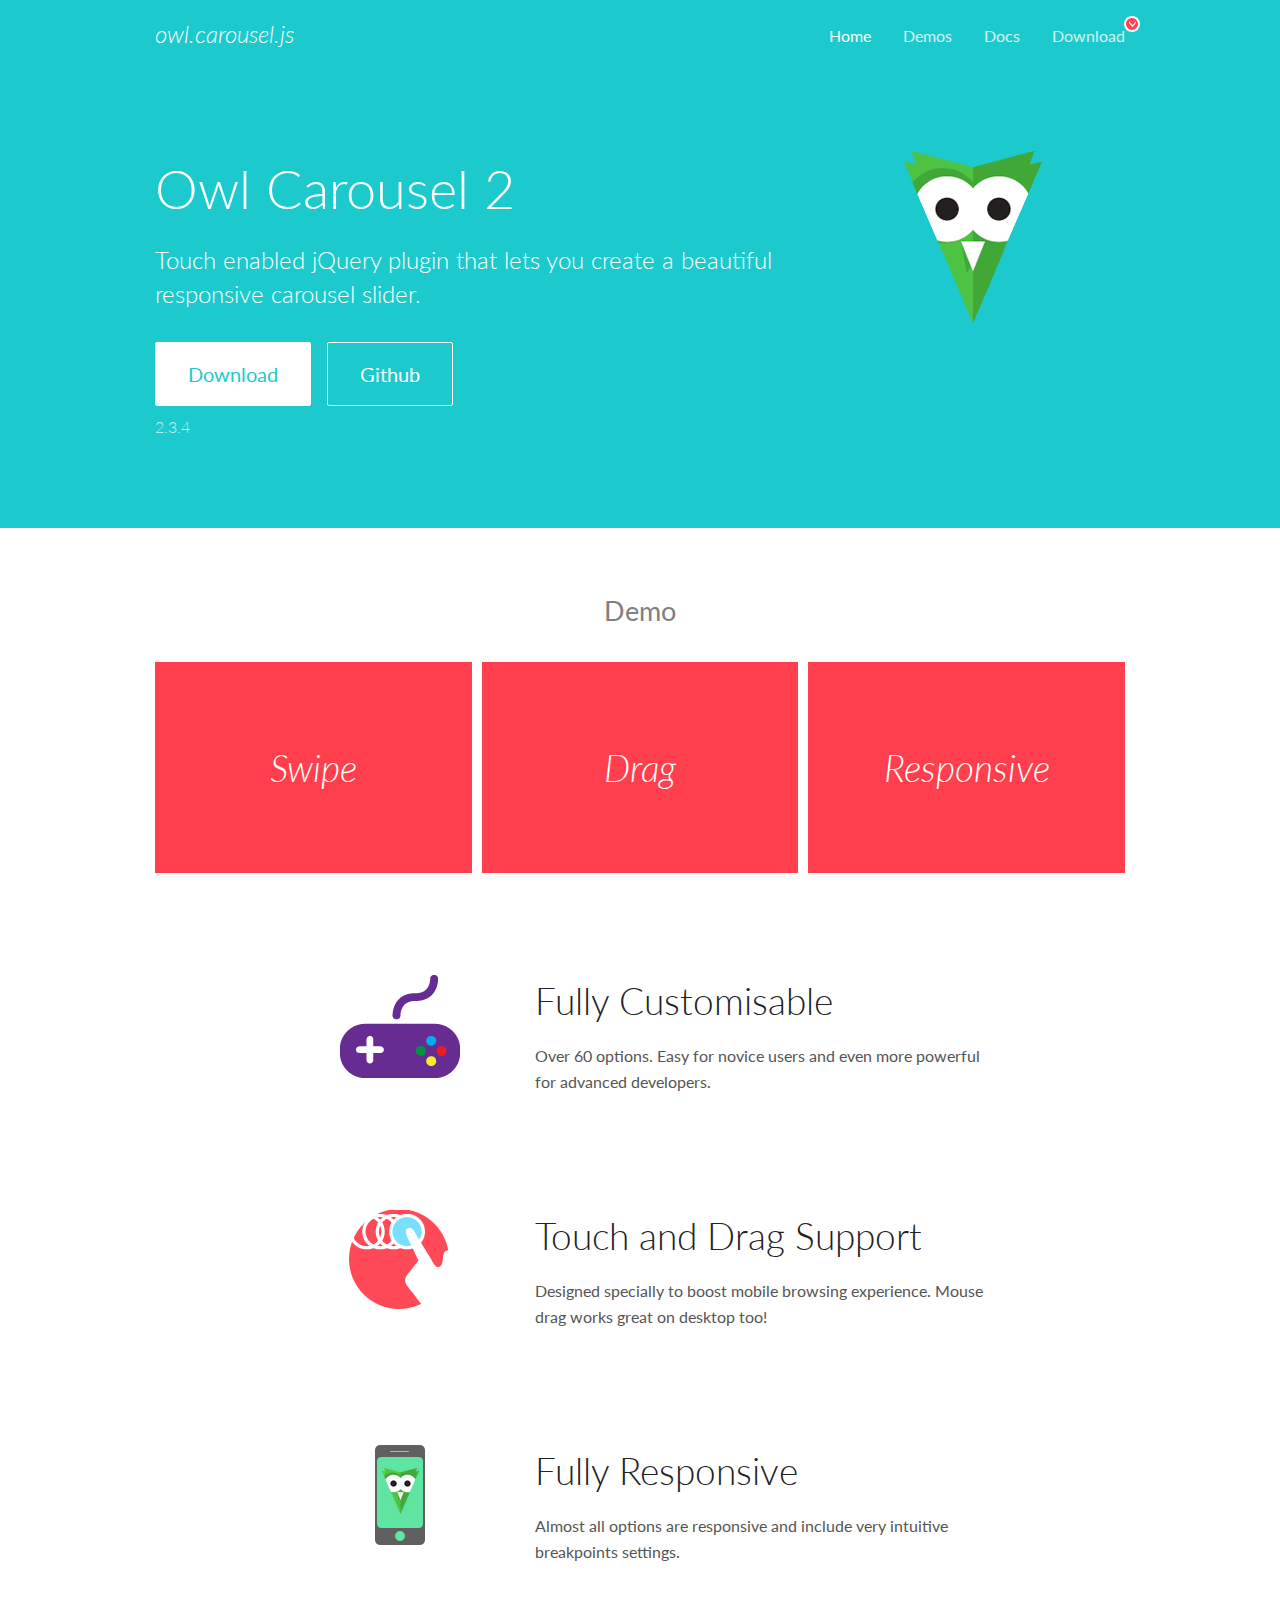
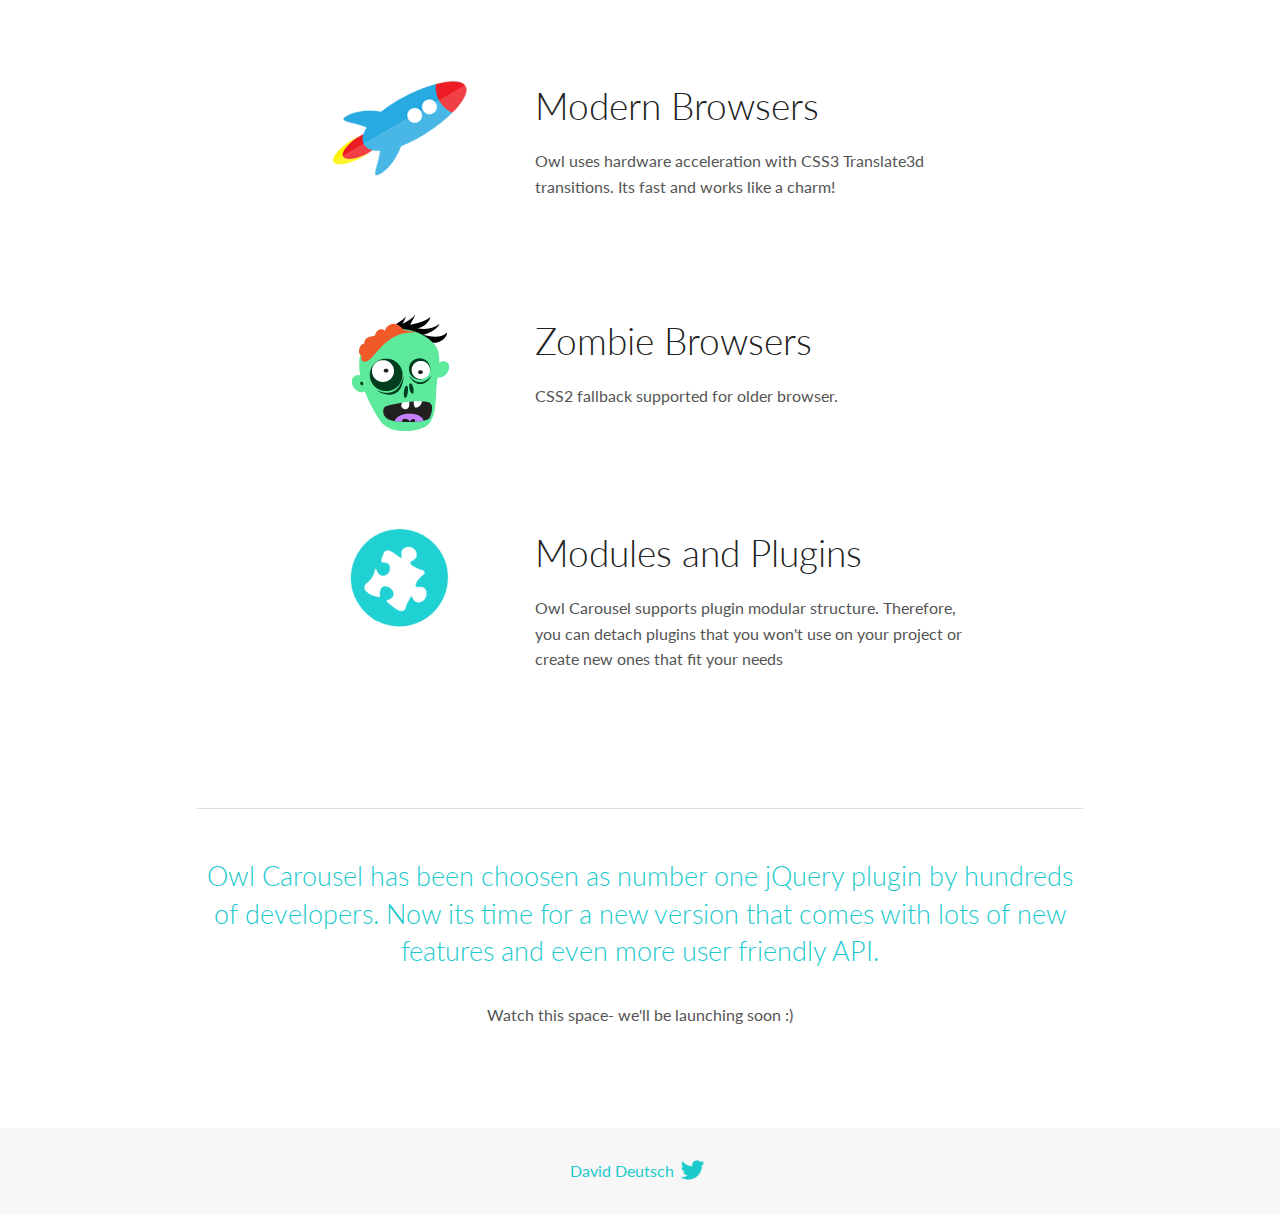
<file: scripts/owl-carousel/docs/index.html>
<!DOCTYPE html>
<html lang="en">
  <head>

    <!-- head -->
    <meta charset="utf-8">
    <meta name="msapplication-tap-highlight" content="no" />
    <meta name="viewport" content="width=device-width, initial-scale=1.0" />
    <meta name="description" content="Touch enabled jQuery plugin that lets you create beautiful responsive carousel slider.">
    <meta name="author" content="David Deutsch">
    <title>
      Home | Owl Carousel | 2.3.4
    </title>

    <!-- Stylesheets -->
    <link href='https://fonts.googleapis.com/css?family=Lato:300,400,700,400italic,300italic' rel='stylesheet' type='text/css'>
    <link rel="stylesheet" href="assets/css/docs.theme.min.css">

    <!-- Owl Stylesheets -->
    <link rel="stylesheet" href="assets/owlcarousel/assets/owl.carousel.min.css">
    <link rel="stylesheet" href="assets/owlcarousel/assets/owl.theme.default.min.css">

    <!-- HTML5 shim and Respond.js IE8 support of HTML5 elements and media queries -->

    <!--[if lt IE 9]>
      <script src="https://oss.maxcdn.com/libs/html5shiv/3.7.0/html5shiv.js"></script>
      <script src="https://oss.maxcdn.com/libs/respond.js/1.3.0/respond.min.js"></script>
    <![endif]-->

    <!-- Favicons -->
    <link rel="apple-touch-icon-precomposed" sizes="144x144" href="assets/ico/apple-touch-icon-144-precomposed.png">
    <link rel="shortcut icon" href="assets/ico/favicon.png">
    <link rel="shortcut icon" href="favicon.ico">

    <!-- Yeah i know js should not be in header. Its required for demos.-->

    <!-- javascript -->
    <script src="assets/vendors/jquery.min.js"></script>
    <script src="assets/owlcarousel/owl.carousel.js"></script>
  </head>
  <body>

    <!-- header -->
    <header class="header">
      <div class="row">
        <div class="large-12 columns">
          <div class="brand left">
            <h3>
              <a href="/OwlCarousel2/">owl.carousel.js</a> 
            </h3>
          </div>
          <a id="toggle-nav" class="right">
            <span></span> <span></span> <span></span> 
          </a> 
          <div class="nav-bar">
            <ul class="clearfix">
              <li class="active">
                <a href="/OwlCarousel2/index.html">Home</a> 
              </li>
              <li> <a href="/OwlCarousel2/demos/demos.html">Demos</a>  </li>
              <li> <a href="/OwlCarousel2/docs/started-welcome.html">Docs</a>  </li>
              <li>
                <a href="https://github.com/OwlCarousel2/OwlCarousel2/archive/2.3.4.zip">Download</a> 
                <span class="download"></span> 
              </li>
            </ul>
          </div>
        </div>
      </div>
    </header>

    <!-- home panel -->
    <section id="hero">
      <div class="row">
        <div class="large-8 medium-8 columns">
          <h1>Owl Carousel 2</h1>
          <h4>Touch enabled jQuery plugin that lets you create a beautiful responsive carousel slider.</h4>
          <a href="https://github.com/OwlCarousel2/OwlCarousel2/archive/2.3.4.zip" class="hero-button">Download</a> 
          <a href="https://github.com/OwlCarousel2/OwlCarousel2" class="hero-button outline">Github</a> 
          <p>2.3.4</p>
        </div>
        <div class="large-4 medium-4 columns">
          <img class="owl-logo" src="assets/img/owl-logo.png" alt="mr. Owl">
        </div>
      </div>
    </section>

    <!-- body -->
    <div class="home-demo">
      <div class="row">
        <div class="large-12 columns">
          <h3>Demo</h3>
          <div class="owl-carousel">
            <div class="item">
              <h2>Swipe</h2>
            </div>
            <div class="item">
              <h2>Drag</h2>
            </div>
            <div class="item">
              <h2>Responsive</h2>
            </div>
            <div class="item">
              <h2>CSS3</h2>
            </div>
            <div class="item">
              <h2>Fast</h2>
            </div>
            <div class="item">
              <h2>Easy</h2>
            </div>
            <div class="item">
              <h2>Free</h2>
            </div>
            <div class="item">
              <h2>Upgradable</h2>
            </div>
            <div class="item">
              <h2>Tons of options</h2>
            </div>
            <div class="item">
              <h2>Infinity</h2>
            </div>
            <div class="item">
              <h2>Auto Width</h2>
            </div>
          </div>
        </div>
      </div>
    </div>
    <script>
      var owl = $('.owl-carousel');
      owl.owlCarousel({
        margin: 10,
        loop: true,
        responsive: {
          0: {
            items: 1
          },
          600: {
            items: 2
          },
          1000: {
            items: 3
          }
        }
      })
    </script>

    <!-- features -->
    <div id="features">
      <div class="row">
        <div class="small-12 medium-9 small-centered columns">
          <section class="row feature">
            <div class="medium-4 small-12 columns">
              <img src="assets/img/feature-options.png" alt="">
            </div>
            <div class="medium-8 small-12 columns">
              <h2>Fully Customisable</h2>
              <p>Over 60 options. Easy for novice users and even more powerful for advanced developers.</p>
            </div>
          </section>
          <section class="row feature">
            <div class="medium-4 small-12 columns">
              <img src="assets/img/feature-drag.png" alt="">
            </div>
            <div class="medium-8 small-12 columns">
              <h2>Touch and Drag Support</h2>
              <p>Designed specially to boost mobile browsing experience. Mouse drag works great on desktop too!</p>
            </div>
          </section>
          <section class="row feature">
            <div class="medium-4 small-12 columns">
              <img src="assets/img/feature-responsive.png" alt="">
            </div>
            <div class="medium-8 small-12 columns">
              <h2>Fully Responsive</h2>
              <p>Almost all options are responsive and include very intuitive breakpoints settings.</p>
            </div>
          </section>
          <section class="row feature">
            <div class="medium-4 small-12 columns">
              <img src="assets/img/feature-modern.png" alt="">
            </div>
            <div class="medium-8 small-12 columns">
              <h2>Modern Browsers</h2>
              <p>Owl uses hardware acceleration with CSS3 Translate3d transitions. Its fast and works like a charm! </p>
            </div>
          </section>
          <section class="row feature">
            <div class="medium-4 small-12 columns">
              <img src="assets/img/feature-zombie.png" alt="">
            </div>
            <div class="medium-8 small-12 columns">
              <h2>Zombie Browsers</h2>
              <p>CSS2 fallback supported for older browser.</p>
            </div>
          </section>
          <section class="row feature">
            <div class="medium-4 small-12 columns">
              <img src="assets/img/feature-module.png" alt="">
            </div>
            <div class="medium-8 small-12 columns">
              <h2>Modules and Plugins</h2>
              <p>Owl Carousel supports plugin modular structure. Therefore, you can detach plugins that you won&#x27;t use on your project or create new ones that fit your needs</p>
            </div>
          </section>
        </div>
      </div>
    </div>

    <!-- footer -->
    <section id="teaser-text">
      <div class="row">
        <div class="small-12 medium-11 small-centered columns">
          <hr>
          <h3 id="owl-carousel-has-been-choosen-as-number-one-jquery-plugin-by-hundreds-of-developers-now-its-time-for-a-new-version-that-comes-with-lots-of-new-features-and-even-more-user-friendly-api-">Owl Carousel has been choosen as number one jQuery plugin by hundreds of developers. Now its time for a new version that comes with lots of new features and even more user friendly API.</h3>
          <p>Watch this space- we&#39;ll be launching soon :)</p>
        </div>
      </div>
    </section>

    <!-- footer -->
    <footer class="footer">
      <div class="row">
        <div class="large-12 columns">
          <h5>
            <a href="/OwlCarousel2/docs/support-contact.html">David Deutsch</a> 
            <a id="custom-tweet-button" href="https://twitter.com/share?url=https://github.com/OwlCarousel2/OwlCarousel2&text=Owl Carousel - This is so awesome! " target="_blank"></a> 
          </h5>
        </div>
      </div>
    </footer>

    <!-- vendors -->
    <script src="assets/vendors/highlight.js"></script>
    <script src="assets/js/app.js"></script>
  </body>
</html>
</file>
